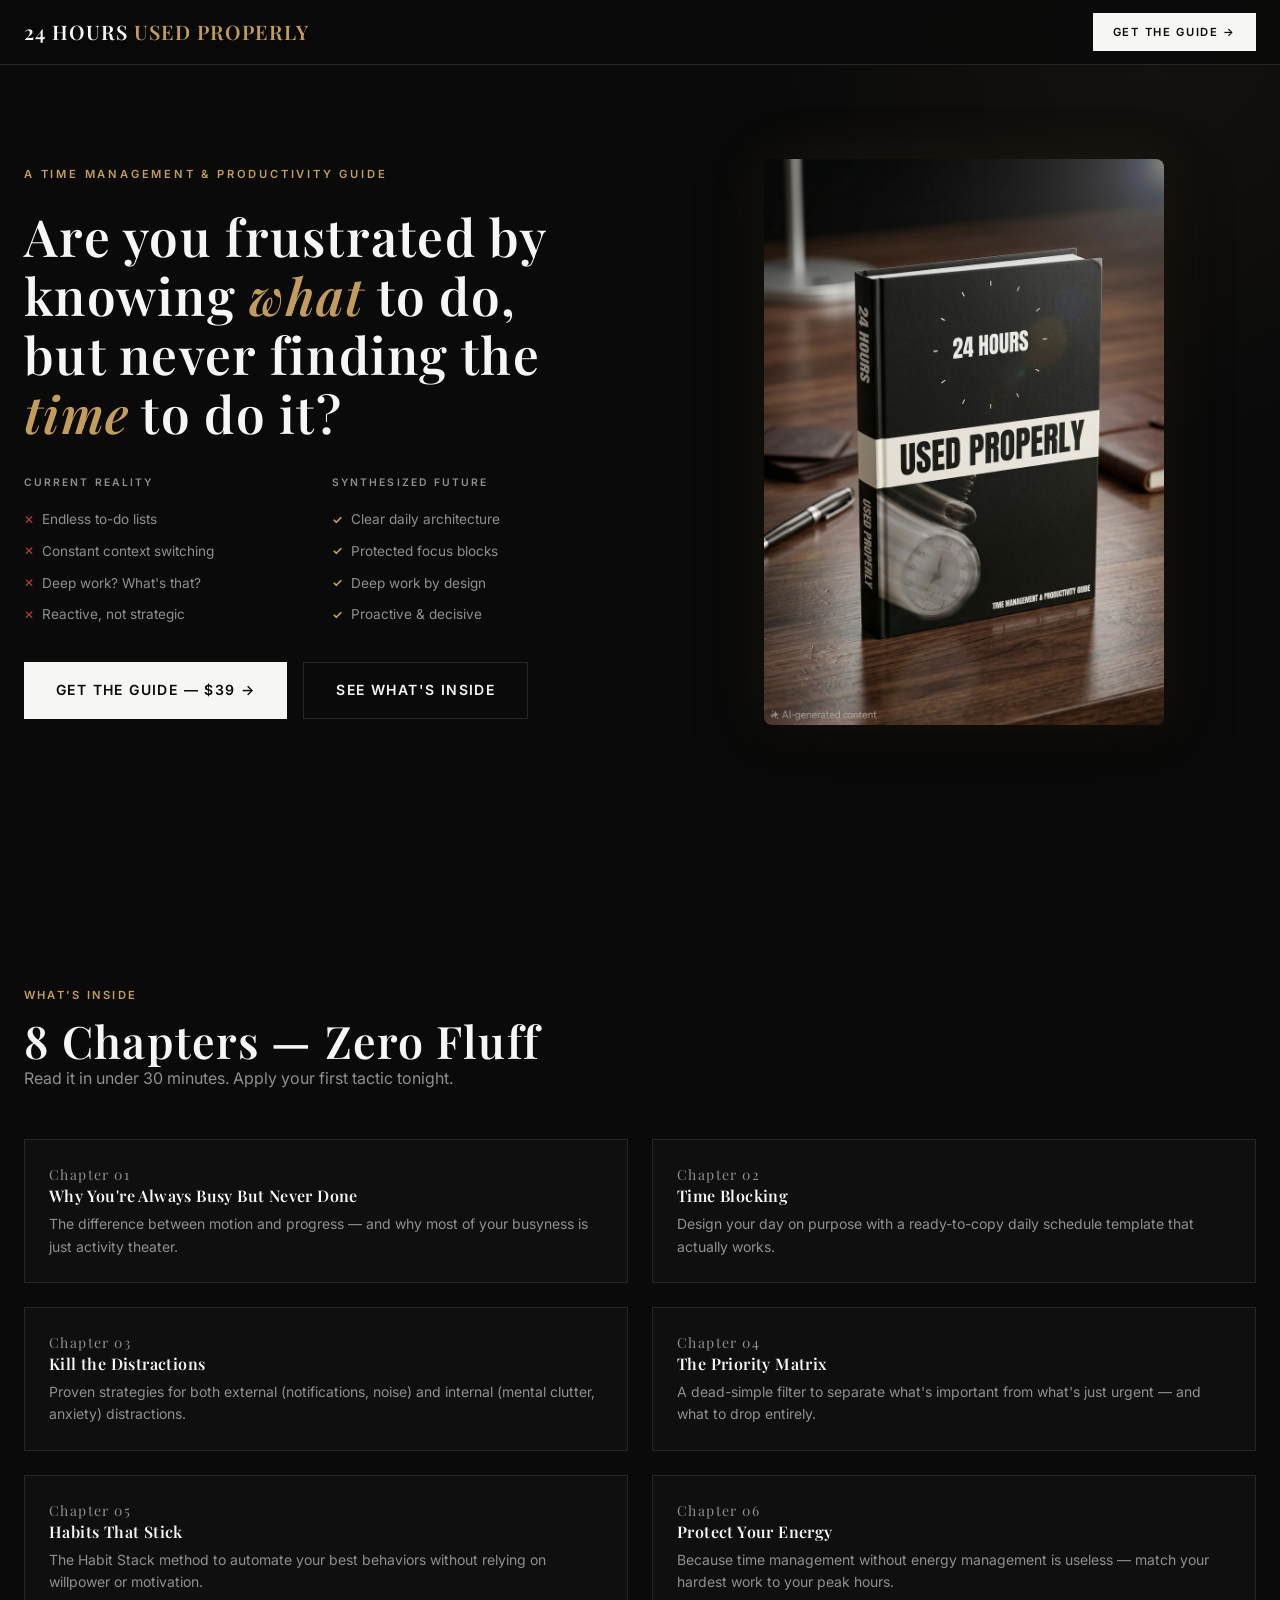
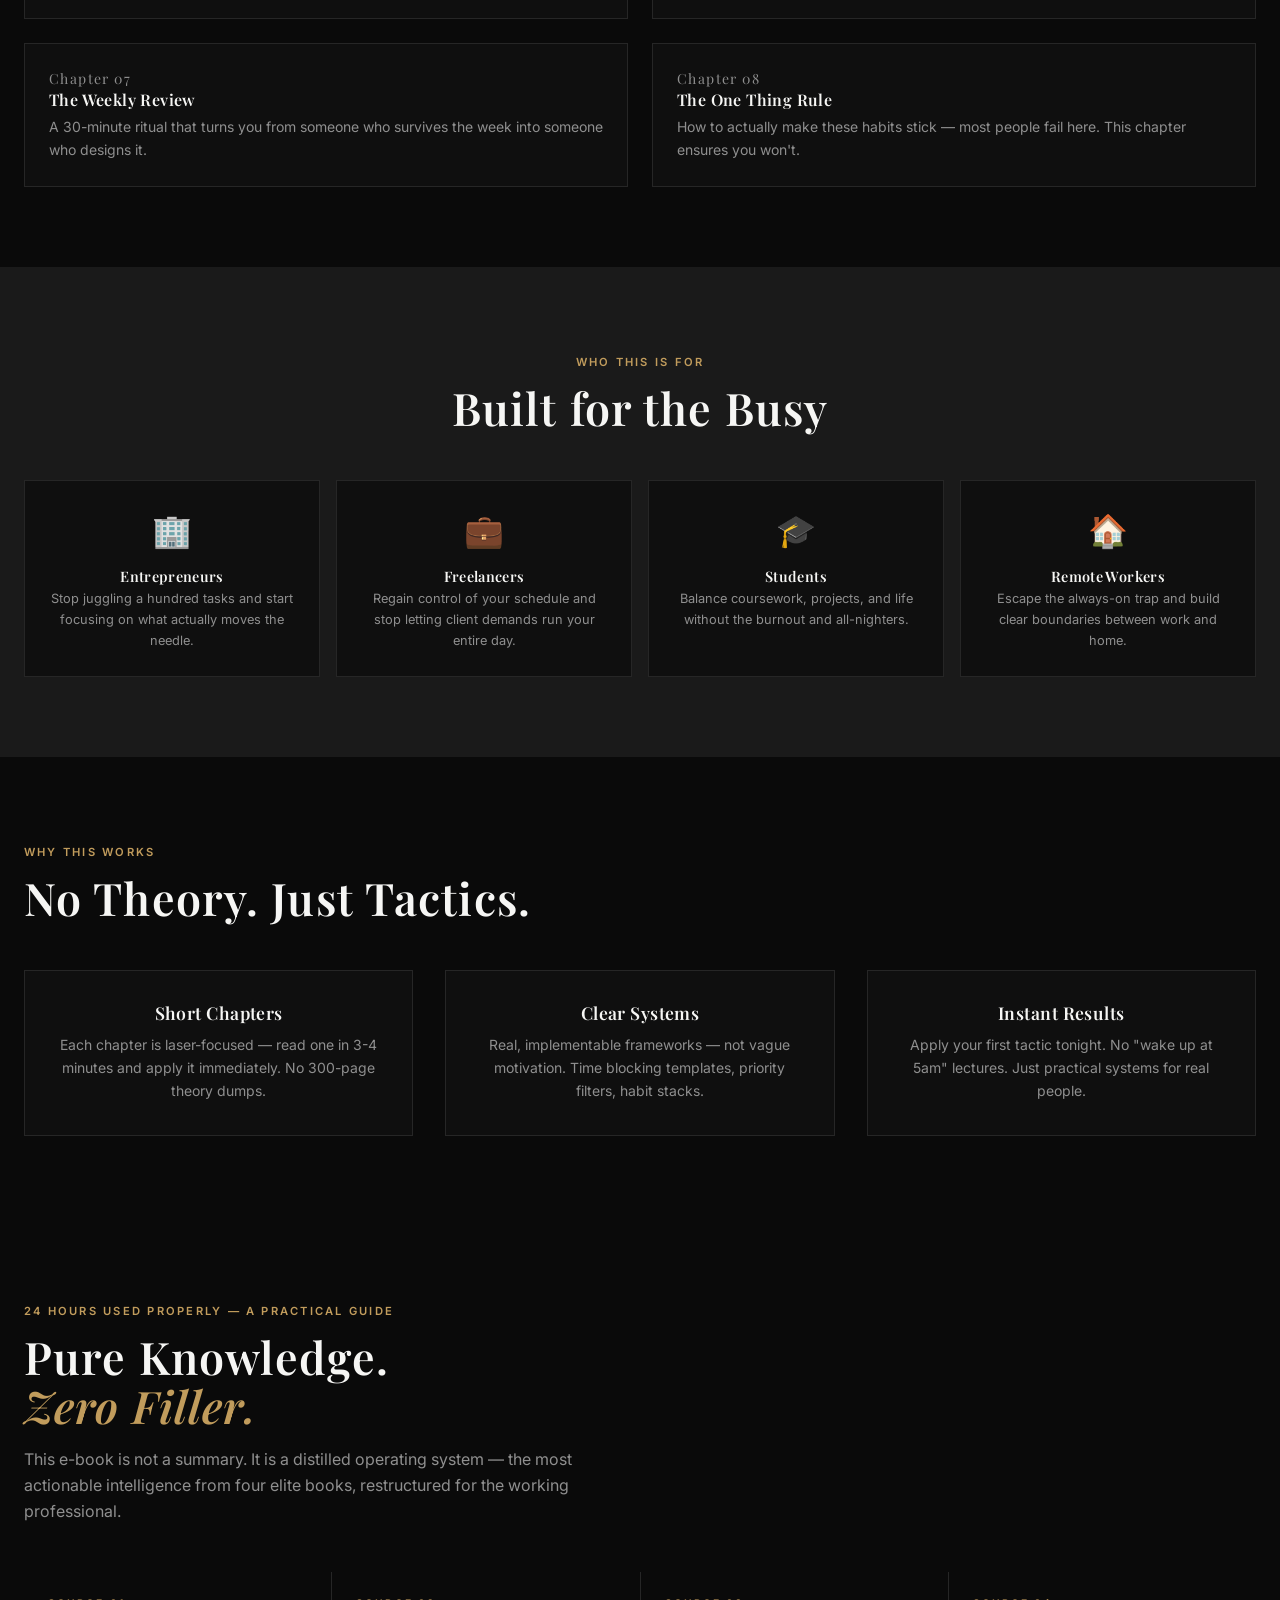
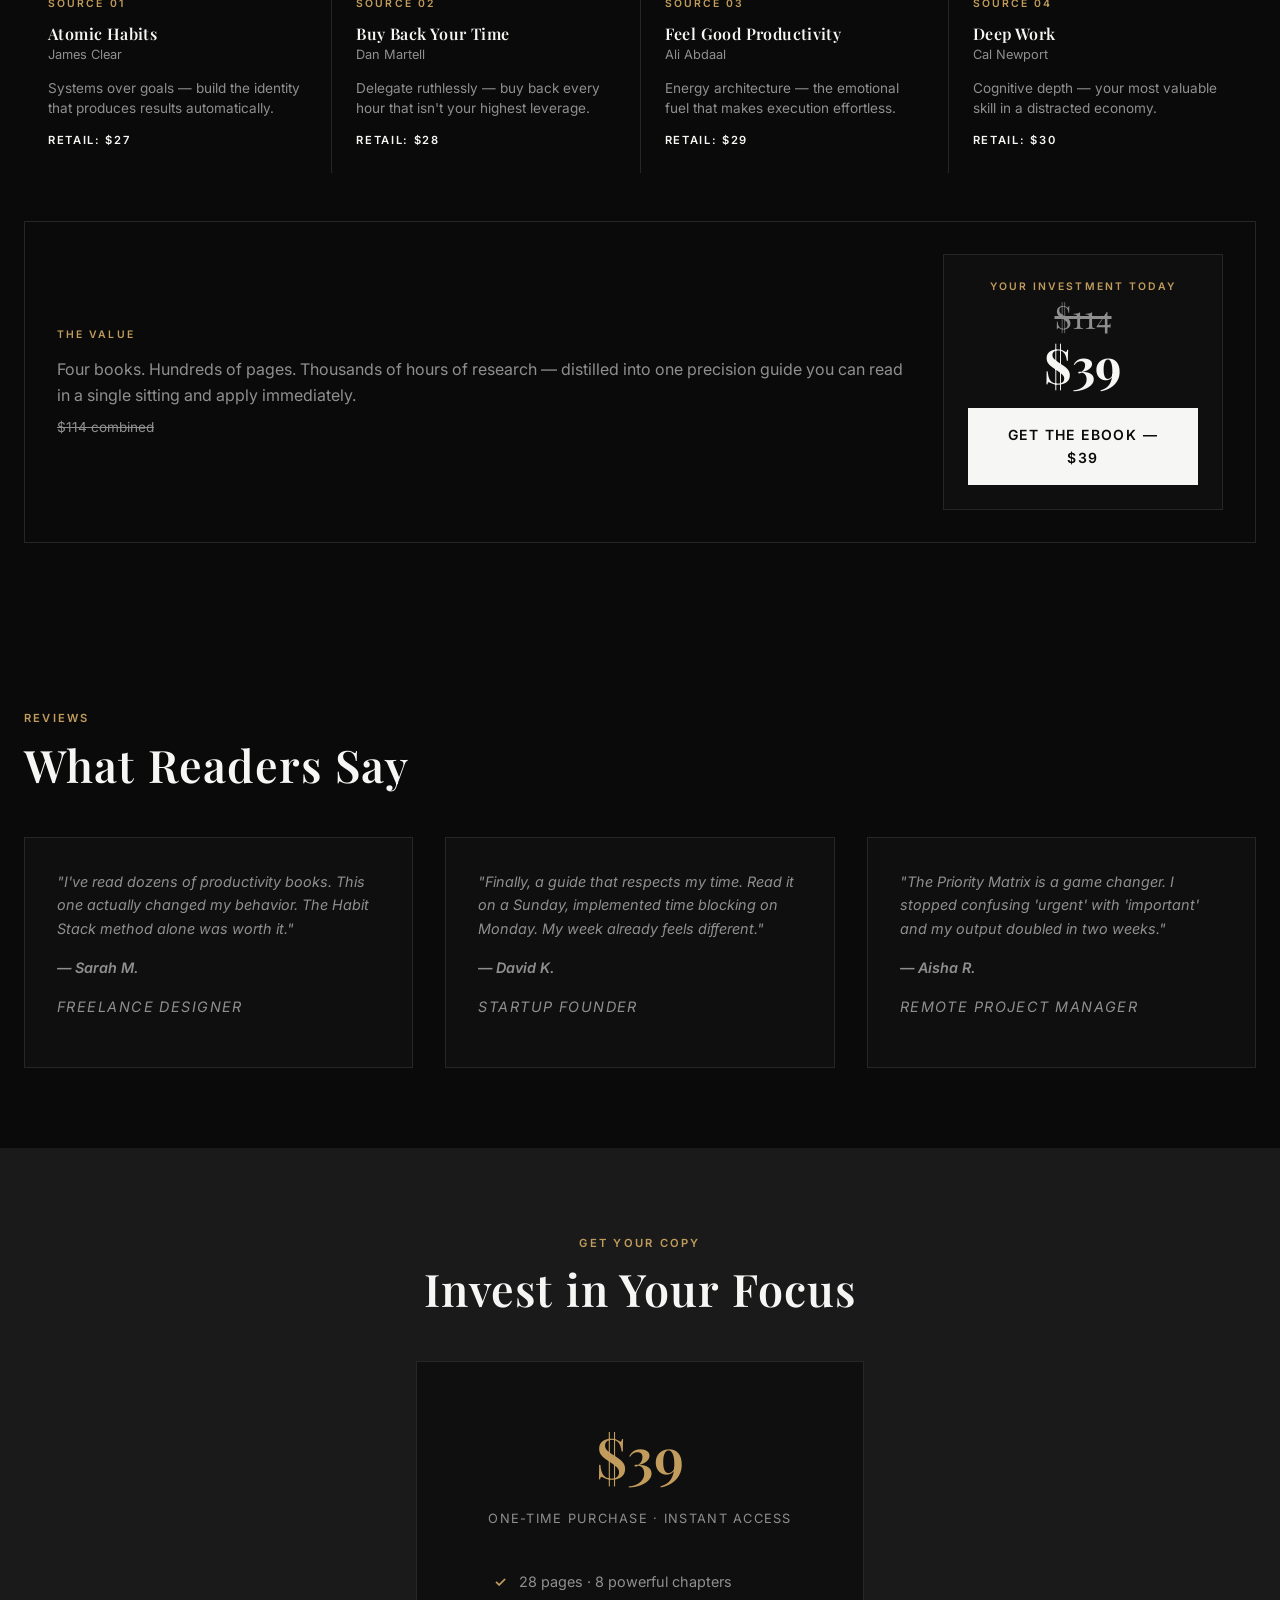
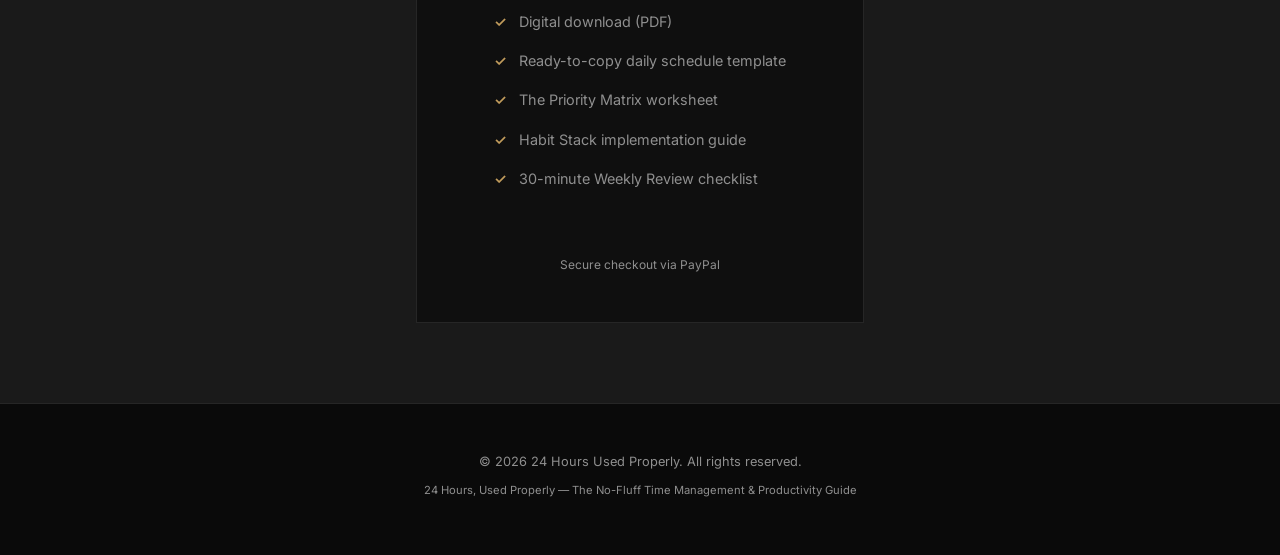
<file: index.html>
<!DOCTYPE html>
<html lang="en">
<head>
  <meta charset="utf-8">
  <meta name="viewport" content="width=device-width, initial-scale=1.0">
  <title>24 Hours, Used Properly — Time Management & Productivity Guide</title>
  <meta name="description" content="Stop being busy. Start being done. A no-fluff productivity ebook with real tactics for time blocking, distraction-killing, energy management, and habit systems.">
  <link rel="preconnect" href="https://fonts.googleapis.com">
  <link rel="preconnect" href="https://fonts.gstatic.com" crossorigin>
  <link href="https://fonts.googleapis.com/css2?family=Inter:wght@400;500;600;700&family=Playfair+Display:ital,wght@0,400;0,600;0,700;1,400&display=swap" rel="stylesheet">
  <link rel="stylesheet" href="styles.css">
</head>
<body>
  <header>
    <div class="container header-inner">
      <a href="#hero" class="logo">24 HOURS<span> USED PROPERLY</span></a>
      <a href="#pricing" class="cta-btn-primary header-cta">Get the Guide →</a>
    </div>
  </header>

  <section class="hero" id="hero">
    <div class="container hero-grid">
      <div class="hero-content">
        <p class="hero-tagline fade-in">A Time Management & Productivity Guide</p>
        <h1 class="fade-in fade-in-delay-1" style="font-size: clamp(2rem, 5vw, 3.2rem); line-height: 1.15;">Are you frustrated by knowing <em style="color: hsl(var(--primary));">what</em> to do, but never finding the <em style="color: hsl(var(--primary));">time</em> to do it?</h1>

        <div class="hero-comparison fade-in fade-in-delay-2">
          <div class="comparison-col">
            <p class="comparison-label">Current Reality</p>
            <ul class="comparison-list comparison-list--bad">
              <li><span class="x-mark">✕</span> Endless to-do lists</li>
              <li><span class="x-mark">✕</span> Constant context switching</li>
              <li><span class="x-mark">✕</span> Deep work? What's that?</li>
              <li><span class="x-mark">✕</span> Reactive, not strategic</li>
            </ul>
          </div>
          <div class="comparison-col">
            <p class="comparison-label">Synthesized Future</p>
            <ul class="comparison-list comparison-list--good">
              <li><span class="check-mark">✓</span> Clear daily architecture</li>
              <li><span class="check-mark">✓</span> Protected focus blocks</li>
              <li><span class="check-mark">✓</span> Deep work by design</li>
              <li><span class="check-mark">✓</span> Proactive &amp; decisive</li>
            </ul>
          </div>
        </div>

        <div class="hero-cta fade-in fade-in-delay-3">
          <a href="#pricing" class="cta-btn-primary">Get the Guide — $39 →</a>
          <a href="#chapters" class="cta-btn-outline">See What's Inside</a>
        </div>
      </div>
      <div class="hero-cover fade-in fade-in-delay-3">
        <img src="Book Cover.png" alt="24 Hours, Used Properly - E-Book Cover">
      </div>
    </div>
  </section>

  <section id="chapters">
    <div class="container">
      <p class="section-label fade-in">What's Inside</p>
      <h2 class="fade-in fade-in-delay-1">8 Chapters — Zero Fluff</h2>
      <p class="fade-in fade-in-delay-2" style="color: hsl(var(--muted-foreground)); max-width: 36rem; margin-bottom: 0;">Read it in under 30 minutes. Apply your first tactic tonight.</p>
      <div class="chapters-grid">
        <div class="chapter-card fade-in">
          <p class="chapter-number">Chapter 01</p>
          <h4>Why You're Always Busy But Never Done</h4>
          <p>The difference between motion and progress — and why most of your busyness is just activity theater.</p>
        </div>
        <div class="chapter-card fade-in fade-in-delay-1">
          <p class="chapter-number">Chapter 02</p>
          <h4>Time Blocking</h4>
          <p>Design your day on purpose with a ready-to-copy daily schedule template that actually works.</p>
        </div>
        <div class="chapter-card fade-in fade-in-delay-2">
          <p class="chapter-number">Chapter 03</p>
          <h4>Kill the Distractions</h4>
          <p>Proven strategies for both external (notifications, noise) and internal (mental clutter, anxiety) distractions.</p>
        </div>
        <div class="chapter-card fade-in fade-in-delay-3">
          <p class="chapter-number">Chapter 04</p>
          <h4>The Priority Matrix</h4>
          <p>A dead-simple filter to separate what's important from what's just urgent — and what to drop entirely.</p>
        </div>
        <div class="chapter-card fade-in">
          <p class="chapter-number">Chapter 05</p>
          <h4>Habits That Stick</h4>
          <p>The Habit Stack method to automate your best behaviors without relying on willpower or motivation.</p>
        </div>
        <div class="chapter-card fade-in fade-in-delay-1">
          <p class="chapter-number">Chapter 06</p>
          <h4>Protect Your Energy</h4>
          <p>Because time management without energy management is useless — match your hardest work to your peak hours.</p>
        </div>
        <div class="chapter-card fade-in fade-in-delay-2">
          <p class="chapter-number">Chapter 07</p>
          <h4>The Weekly Review</h4>
          <p>A 30-minute ritual that turns you from someone who survives the week into someone who designs it.</p>
        </div>
        <div class="chapter-card fade-in fade-in-delay-3">
          <p class="chapter-number">Chapter 08</p>
          <h4>The One Thing Rule</h4>
          <p>How to actually make these habits stick — most people fail here. This chapter ensures you won't.</p>
        </div>
      </div>
    </div>
  </section>

  <section class="testimonial-section" style="background: hsl(var(--secondary));">
    <div class="container">
      <p class="section-label fade-in">Who This Is For</p>
      <h2 class="fade-in fade-in-delay-1">Built for the Busy</h2>
      <div class="audience-grid">
        <div class="audience-card fade-in">
          <div class="audience-icon">🏢</div>
          <h4>Entrepreneurs</h4>
          <p>Stop juggling a hundred tasks and start focusing on what actually moves the needle.</p>
        </div>
        <div class="audience-card fade-in fade-in-delay-1">
          <div class="audience-icon">💼</div>
          <h4>Freelancers</h4>
          <p>Regain control of your schedule and stop letting client demands run your entire day.</p>
        </div>
        <div class="audience-card fade-in fade-in-delay-2">
          <div class="audience-icon">🎓</div>
          <h4>Students</h4>
          <p>Balance coursework, projects, and life without the burnout and all-nighters.</p>
        </div>
        <div class="audience-card fade-in fade-in-delay-3">
          <div class="audience-icon">🏠</div>
          <h4>Remote Workers</h4>
          <p>Escape the always-on trap and build clear boundaries between work and home.</p>
        </div>
      </div>
    </div>
  </section>

  <section>
    <div class="container">
      <p class="section-label fade-in">Why This Works</p>
      <h2 class="fade-in fade-in-delay-1">No Theory. Just Tactics.</h2>
      <div class="why-grid">
        <div class="why-card fade-in">
          <h4>Short Chapters</h4>
          <p>Each chapter is laser-focused — read one in 3-4 minutes and apply it immediately. No 300-page theory dumps.</p>
        </div>
        <div class="why-card fade-in fade-in-delay-1">
          <h4>Clear Systems</h4>
          <p>Real, implementable frameworks — not vague motivation. Time blocking templates, priority filters, habit stacks.</p>
        </div>
        <div class="why-card fade-in fade-in-delay-2">
          <h4>Instant Results</h4>
          <p>Apply your first tactic tonight. No "wake up at 5am" lectures. Just practical systems for real people.</p>
        </div>
      </div>
    </div>
  </section>

  <section style="background: hsl(var(--background));">
    <div class="container">
      <p class="section-label fade-in">24 Hours Used Properly — A Practical Guide</p>
      <h2 class="fade-in fade-in-delay-1" style="margin-bottom: 1rem;">Pure Knowledge.<br><em style="color: hsl(var(--primary));">Zero Filler.</em></h2>
      <p class="fade-in fade-in-delay-2" style="color: hsl(var(--muted-foreground)); max-width: 36rem; margin-bottom: 3rem;">This e-book is not a summary. It is a distilled operating system — the most actionable intelligence from four elite books, restructured for the working professional.</p>

      <div class="sources-grid fade-in fade-in-delay-3">
        <div class="source-card">
          <p class="source-label">SOURCE 01</p>
          <h4>Atomic Habits</h4>
          <p class="source-author">James Clear</p>
          <p class="source-desc">Systems over goals — build the identity that produces results automatically.</p>
          <p class="source-retail">RETAIL: $27</p>
        </div>
        <div class="source-card">
          <p class="source-label">SOURCE 02</p>
          <h4>Buy Back Your Time</h4>
          <p class="source-author">Dan Martell</p>
          <p class="source-desc">Delegate ruthlessly — buy back every hour that isn't your highest leverage.</p>
          <p class="source-retail">RETAIL: $28</p>
        </div>
        <div class="source-card">
          <p class="source-label">SOURCE 03</p>
          <h4>Feel Good Productivity</h4>
          <p class="source-author">Ali Abdaal</p>
          <p class="source-desc">Energy architecture — the emotional fuel that makes execution effortless.</p>
          <p class="source-retail">RETAIL: $29</p>
        </div>
        <div class="source-card">
          <p class="source-label">SOURCE 04</p>
          <h4>Deep Work</h4>
          <p class="source-author">Cal Newport</p>
          <p class="source-desc">Cognitive depth — your most valuable skill in a distracted economy.</p>
          <p class="source-retail">RETAIL: $30</p>
        </div>
      </div>

      <div class="value-section fade-in">
        <div class="value-text">
          <p class="source-label">THE VALUE</p>
          <p style="color: hsl(var(--muted-foreground)); margin-bottom: 0.5rem;">Four books. Hundreds of pages. Thousands of hours of research — distilled into one precision guide you can read in a single sitting and apply immediately.</p>
          <p class="value-strikethrough">$114 combined</p>
        </div>
        <div class="value-price-box">
          <p class="source-label" style="margin-bottom: 0.25rem;">YOUR INVESTMENT TODAY</p>
          <div class="value-combined">$114</div>
          <div class="value-investment">$39</div>
          <a href="#pricing" class="cta-btn-primary" style="width: 100%;">GET THE EBOOK — $39</a>
        </div>
      </div>
    </div>
  </section>

  <section>
    <div class="container">
      <p class="section-label fade-in">Reviews</p>
      <h2 class="fade-in fade-in-delay-1">What Readers Say</h2>
      <div class="testimonial-grid">
        <div class="testimonial-card fade-in">
          <p>"I've read dozens of productivity books. This one actually changed my behavior. The Habit Stack method alone was worth it."</p>
          <p class="testimonial-author">— Sarah M.</p>
          <p class="testimonial-role">Freelance Designer</p>
        </div>
        <div class="testimonial-card fade-in fade-in-delay-1">
          <p>"Finally, a guide that respects my time. Read it on a Sunday, implemented time blocking on Monday. My week already feels different."</p>
          <p class="testimonial-author">— David K.</p>
          <p class="testimonial-role">Startup Founder</p>
        </div>
        <div class="testimonial-card fade-in fade-in-delay-2">
          <p>"The Priority Matrix is a game changer. I stopped confusing 'urgent' with 'important' and my output doubled in two weeks."</p>
          <p class="testimonial-author">— Aisha R.</p>
          <p class="testimonial-role">Remote Project Manager</p>
        </div>
      </div>
    </div>
  </section>

  <section class="pricing-section" id="pricing">
    <div class="container">
      <p class="section-label fade-in">Get Your Copy</p>
      <h2 class="fade-in fade-in-delay-1">Invest in Your Focus</h2>
      <div class="pricing-card gold-glow fade-in fade-in-delay-2">
        <div class="pricing-price">$39</div>
        <p class="pricing-label">One-Time Purchase · Instant Access</p>
        <ul class="pricing-features">
          <li>28 pages · 8 powerful chapters</li>
          <li>Digital download (PDF)</li>
          <li>Ready-to-copy daily schedule template</li>
          <li>The Priority Matrix worksheet</li>
          <li>Habit Stack implementation guide</li>
          <li>30-minute Weekly Review checklist</li>
        </ul>
        <div id="paypal-button-container"></div>
        <p style="font-size: 0.75rem; color: hsl(var(--muted-foreground)); margin-top: 1rem; margin-bottom: 0;">Secure checkout via PayPal</p>
      </div>
    </div>
  </section>

  <footer>
    <div class="container">
      <p>&copy; 2026 24 Hours Used Properly. All rights reserved.</p>
      <p style="font-size: 0.7rem;">24 Hours, Used Properly — The No-Fluff Time Management &amp; Productivity Guide</p>
    </div>
  </footer>

  <script src="https://www.paypal.com/sdk/js?client-id=AV6dtk9KR7oe9-wrLM9cUpcRpP_B0--sJ0kLW8qoKwj5EM5FeBRLTuisOX4-j1NmNdVYHU4rbHzYDg3e&currency=USD"></script>
  <script src="script.js"></script>
</body>
</html>
</file>
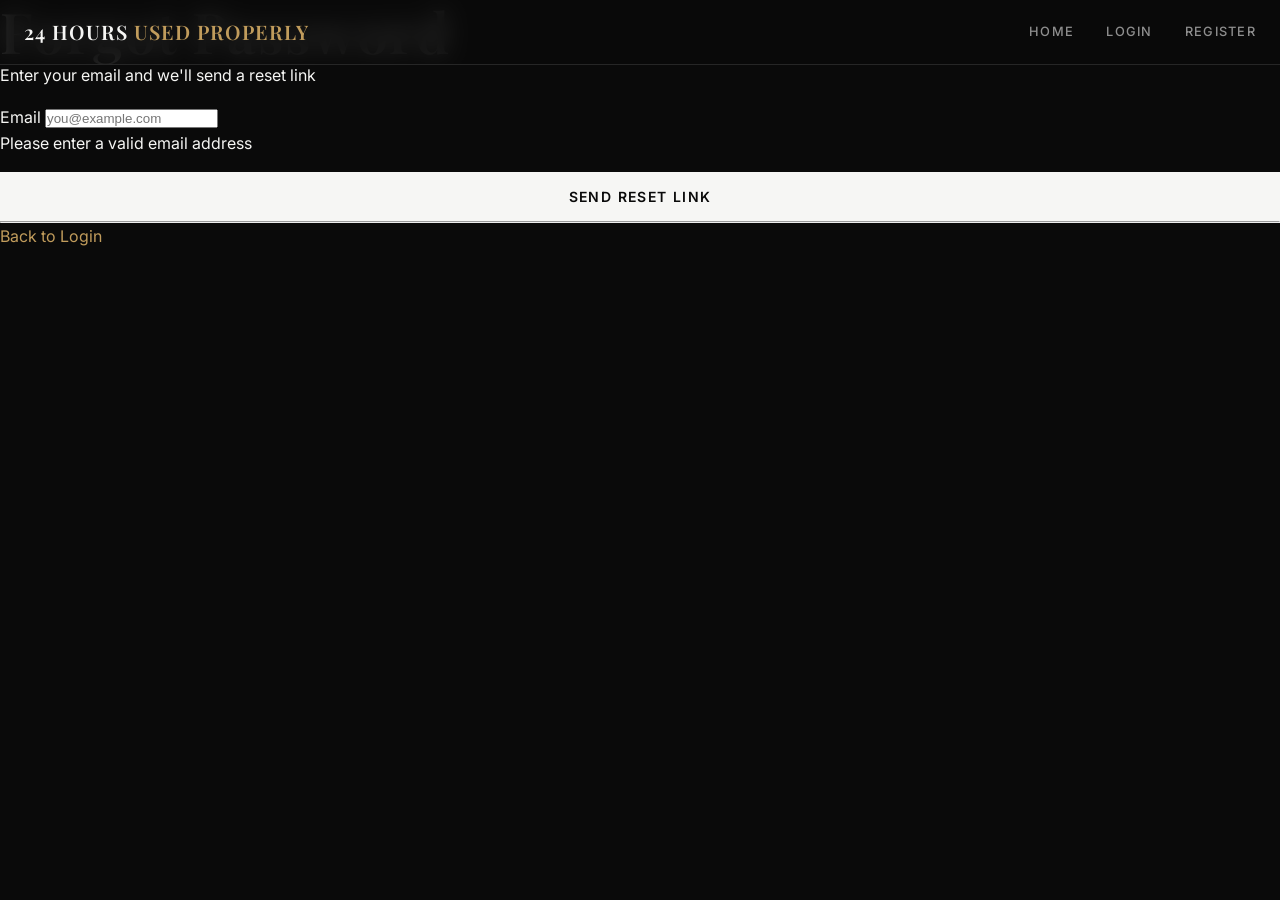
<file: forgot-password.html>
<!DOCTYPE html>
<html lang="en">
<head>
  <meta charset="utf-8">
  <meta name="viewport" content="width=device-width, initial-scale=1.0">
  <title>Forgot Password — 24 Hours Used Properly</title>
  <meta name="description" content="Reset your password on 24 Hours Used Properly to regain access to your account.">
  <link rel="preconnect" href="https://fonts.googleapis.com">
  <link rel="preconnect" href="https://fonts.gstatic.com" crossorigin>
  <link href="https://fonts.googleapis.com/css2?family=Inter:wght@400;500;600;700&family=Playfair+Display:wght@400;600;700&display=swap" rel="stylesheet">
  <link rel="stylesheet" href="styles.css">
</head>
<body>
  <header>
    <div class="container header-inner">
      <a href="index.html" class="logo">24 HOURS<span> USED PROPERLY</span></a>
      <button class="mobile-toggle" id="mobile-toggle" aria-label="Toggle menu">☰</button>
      <nav>
        <a href="index.html">Home</a>
        <a href="login.html">Login</a>
        <a href="register.html">Register</a>
      </nav>
    </div>
  </header>

  <main class="auth-page">
    <div class="auth-card fade-in">
      <h1>Forgot Password</h1>
      <p class="auth-subtitle">Enter your email and we'll send a reset link</p>
      <form id="forgot-form" novalidate>
        <div class="form-group">
          <label for="email">Email</label>
          <input type="email" id="email" placeholder="you@example.com" required>
          <p class="error-text">Please enter a valid email address</p>
        </div>
        <button type="submit" class="cta-btn-primary" style="width: 100%;">Send Reset Link</button>
      </form>
      <hr class="form-divider">
      <p class="form-footer">
        <a href="login.html">Back to Login</a>
      </p>
    </div>
  </main>

  <script src="script.js"></script>
</body>
</html>
</file>
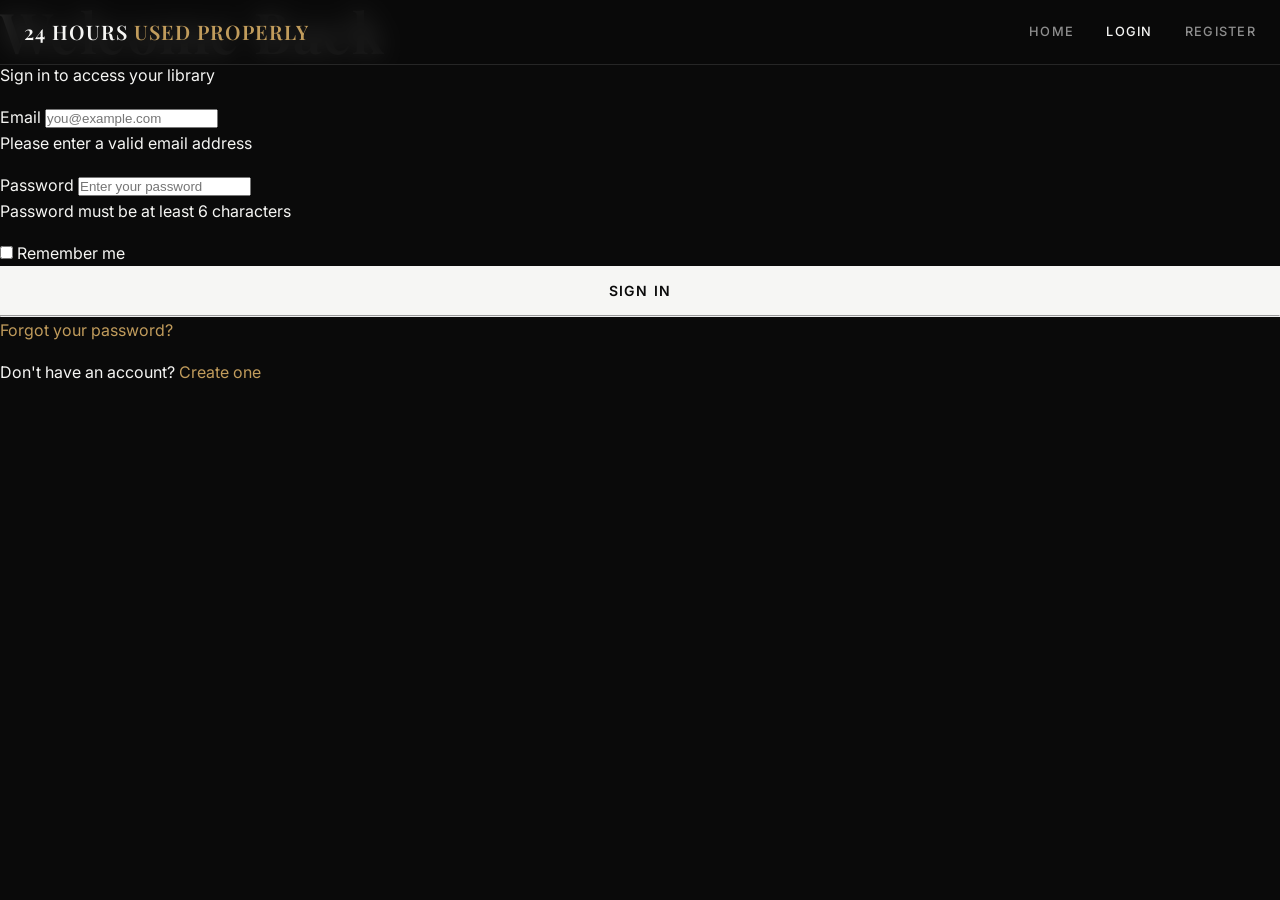
<file: login.html>
<!DOCTYPE html>
<html lang="en">
<head>
  <meta charset="utf-8">
  <meta name="viewport" content="width=device-width, initial-scale=1.0">
  <title>Login — 24 Hours Used Properly</title>
  <meta name="description" content="Login to 24 Hours Used Properly to access your purchased e-books and resources.">
  <link rel="preconnect" href="https://fonts.googleapis.com">
  <link rel="preconnect" href="https://fonts.gstatic.com" crossorigin>
  <link href="https://fonts.googleapis.com/css2?family=Inter:wght@400;500;600;700&family=Playfair+Display:wght@400;600;700&display=swap" rel="stylesheet">
  <link rel="stylesheet" href="styles.css">
</head>
<body>
  <header>
    <div class="container header-inner">
      <a href="index.html" class="logo">24 HOURS<span> USED PROPERLY</span></a>
      <button class="mobile-toggle" id="mobile-toggle" aria-label="Toggle menu">☰</button>
      <nav>
        <a href="index.html">Home</a>
        <a href="login.html">Login</a>
        <a href="register.html">Register</a>
      </nav>
    </div>
  </header>

  <main class="auth-page">
    <div class="auth-card fade-in">
      <h1>Welcome Back</h1>
      <p class="auth-subtitle">Sign in to access your library</p>
      <form id="login-form" novalidate>
        <div class="form-group">
          <label for="email">Email</label>
          <input type="email" id="email" placeholder="you@example.com" required>
          <p class="error-text">Please enter a valid email address</p>
        </div>
        <div class="form-group">
          <label for="password">Password</label>
          <input type="password" id="password" placeholder="Enter your password" required minlength="6">
          <p class="error-text">Password must be at least 6 characters</p>
        </div>
        <div class="form-checkbox">
          <input type="checkbox" id="remember">
          <label for="remember">Remember me</label>
        </div>
        <button type="submit" class="cta-btn-primary" style="width: 100%;">Sign In</button>
      </form>
      <hr class="form-divider">
      <p class="form-footer">
        <a href="forgot-password.html">Forgot your password?</a>
      </p>
      <p class="form-footer">
        Don't have an account? <a href="register.html">Create one</a>
      </p>
    </div>
  </main>

  <script src="script.js"></script>
</body>
</html>
</file>
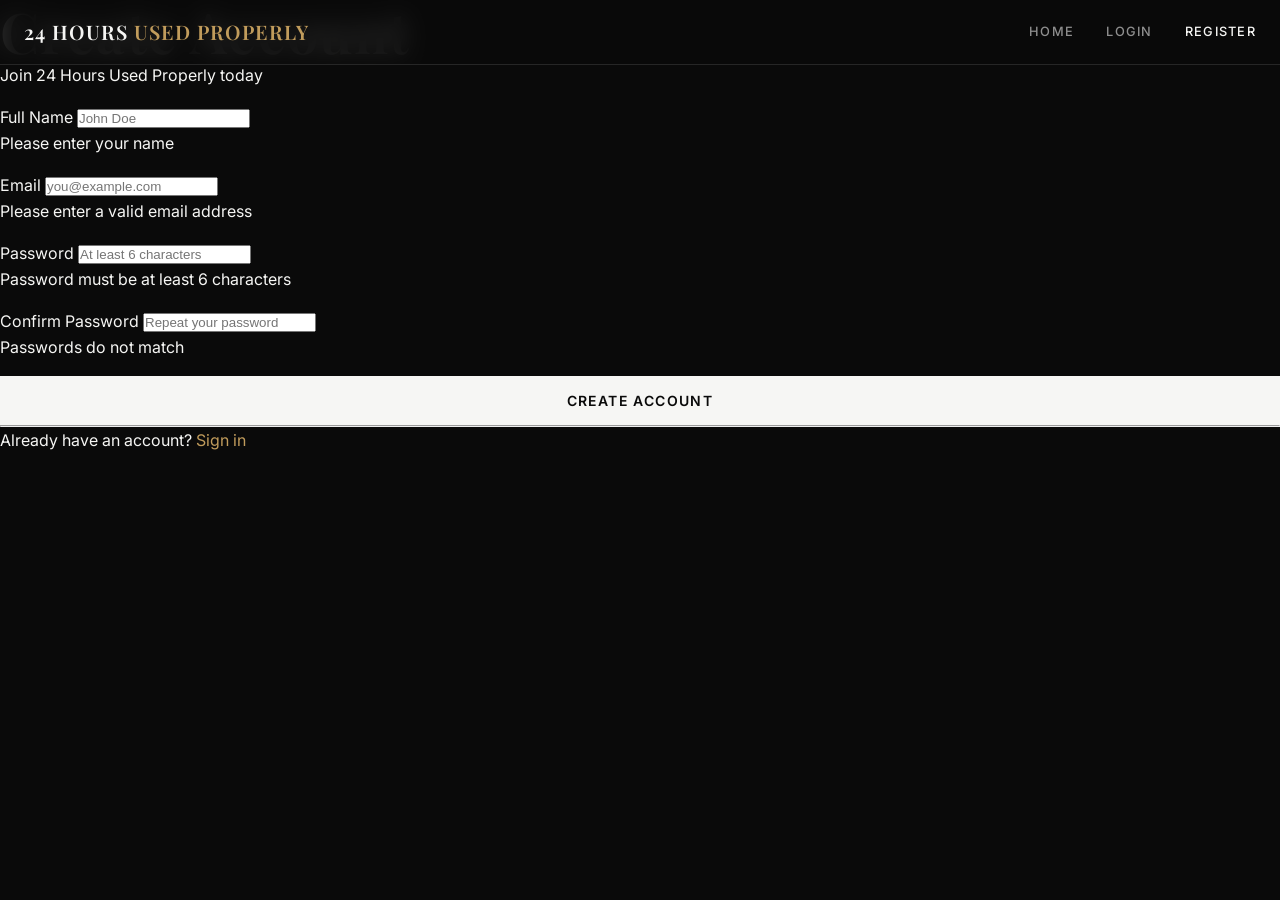
<file: register.html>
<!DOCTYPE html>
<html lang="en">
<head>
  <meta charset="utf-8">
  <meta name="viewport" content="width=device-width, initial-scale=1.0">
  <title>Register — 24 Hours Used Properly</title>
  <meta name="description" content="Create an account on 24 Hours Used Properly and get instant access to your purchased e-books.">
  <link rel="preconnect" href="https://fonts.googleapis.com">
  <link rel="preconnect" href="https://fonts.gstatic.com" crossorigin>
  <link href="https://fonts.googleapis.com/css2?family=Inter:wght@400;500;600;700&family=Playfair+Display:wght@400;600;700&display=swap" rel="stylesheet">
  <link rel="stylesheet" href="styles.css">
</head>
<body>
  <header>
    <div class="container header-inner">
      <a href="index.html" class="logo">24 HOURS<span> USED PROPERLY</span></a>
      <button class="mobile-toggle" id="mobile-toggle" aria-label="Toggle menu">☰</button>
      <nav>
        <a href="index.html">Home</a>
        <a href="login.html">Login</a>
        <a href="register.html">Register</a>
      </nav>
    </div>
  </header>

  <main class="auth-page">
    <div class="auth-card fade-in">
      <h1>Create Account</h1>
      <p class="auth-subtitle">Join 24 Hours Used Properly today</p>
      <form id="register-form" novalidate>
        <div class="form-group">
          <label for="name">Full Name</label>
          <input type="text" id="name" placeholder="John Doe" required>
          <p class="error-text">Please enter your name</p>
        </div>
        <div class="form-group">
          <label for="email">Email</label>
          <input type="email" id="email" placeholder="you@example.com" required>
          <p class="error-text">Please enter a valid email address</p>
        </div>
        <div class="form-group">
          <label for="password">Password</label>
          <input type="password" id="password" placeholder="At least 6 characters" required minlength="6">
          <p class="error-text">Password must be at least 6 characters</p>
        </div>
        <div class="form-group">
          <label for="confirm-password">Confirm Password</label>
          <input type="password" id="confirm-password" placeholder="Repeat your password" required>
          <p class="error-text">Passwords do not match</p>
        </div>
        <button type="submit" class="cta-btn-primary" style="width: 100%;">Create Account</button>
      </form>
      <hr class="form-divider">
      <p class="form-footer">
        Already have an account? <a href="login.html">Sign in</a>
      </p>
    </div>
  </main>

  <script src="script.js"></script>
</body>
</html>
</file>
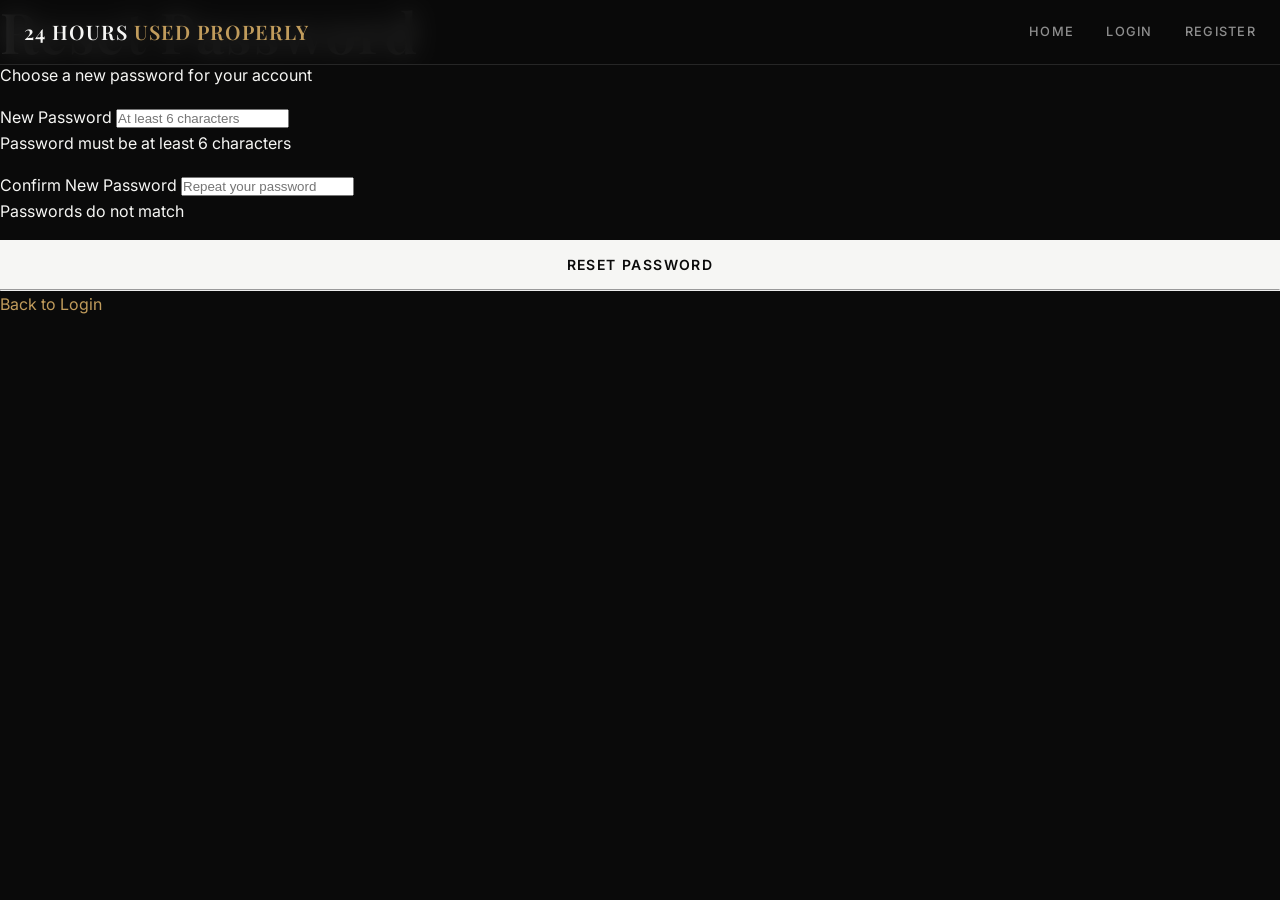
<file: reset-password.html>
<!DOCTYPE html>
<html lang="en">
<head>
  <meta charset="utf-8">
  <meta name="viewport" content="width=device-width, initial-scale=1.0">
  <title>Reset Password — 24 Hours Used Properly</title>
  <meta name="description" content="Set a new password for your 24 Hours Used Properly account.">
  <link rel="preconnect" href="https://fonts.googleapis.com">
  <link rel="preconnect" href="https://fonts.gstatic.com" crossorigin>
  <link href="https://fonts.googleapis.com/css2?family=Inter:wght@400;500;600;700&family=Playfair+Display:wght@400;600;700&display=swap" rel="stylesheet">
  <link rel="stylesheet" href="styles.css">
</head>
<body>
  <header>
    <div class="container header-inner">
      <a href="index.html" class="logo">24 HOURS<span> USED PROPERLY</span></a>
      <button class="mobile-toggle" id="mobile-toggle" aria-label="Toggle menu">☰</button>
      <nav>
        <a href="index.html">Home</a>
        <a href="login.html">Login</a>
        <a href="register.html">Register</a>
      </nav>
    </div>
  </header>

  <main class="auth-page">
    <div class="auth-card fade-in">
      <h1>Reset Password</h1>
      <p class="auth-subtitle">Choose a new password for your account</p>
      <form id="reset-form" novalidate>
        <div class="form-group">
          <label for="password">New Password</label>
          <input type="password" id="password" placeholder="At least 6 characters" required minlength="6">
          <p class="error-text">Password must be at least 6 characters</p>
        </div>
        <div class="form-group">
          <label for="confirm-password">Confirm New Password</label>
          <input type="password" id="confirm-password" placeholder="Repeat your password" required>
          <p class="error-text">Passwords do not match</p>
        </div>
        <button type="submit" class="cta-btn-primary" style="width: 100%;">Reset Password</button>
      </form>
      <hr class="form-divider">
      <p class="form-footer">
        <a href="login.html">Back to Login</a>
      </p>
    </div>
  </main>

  <script src="script.js"></script>
</body>
</html>
</file>
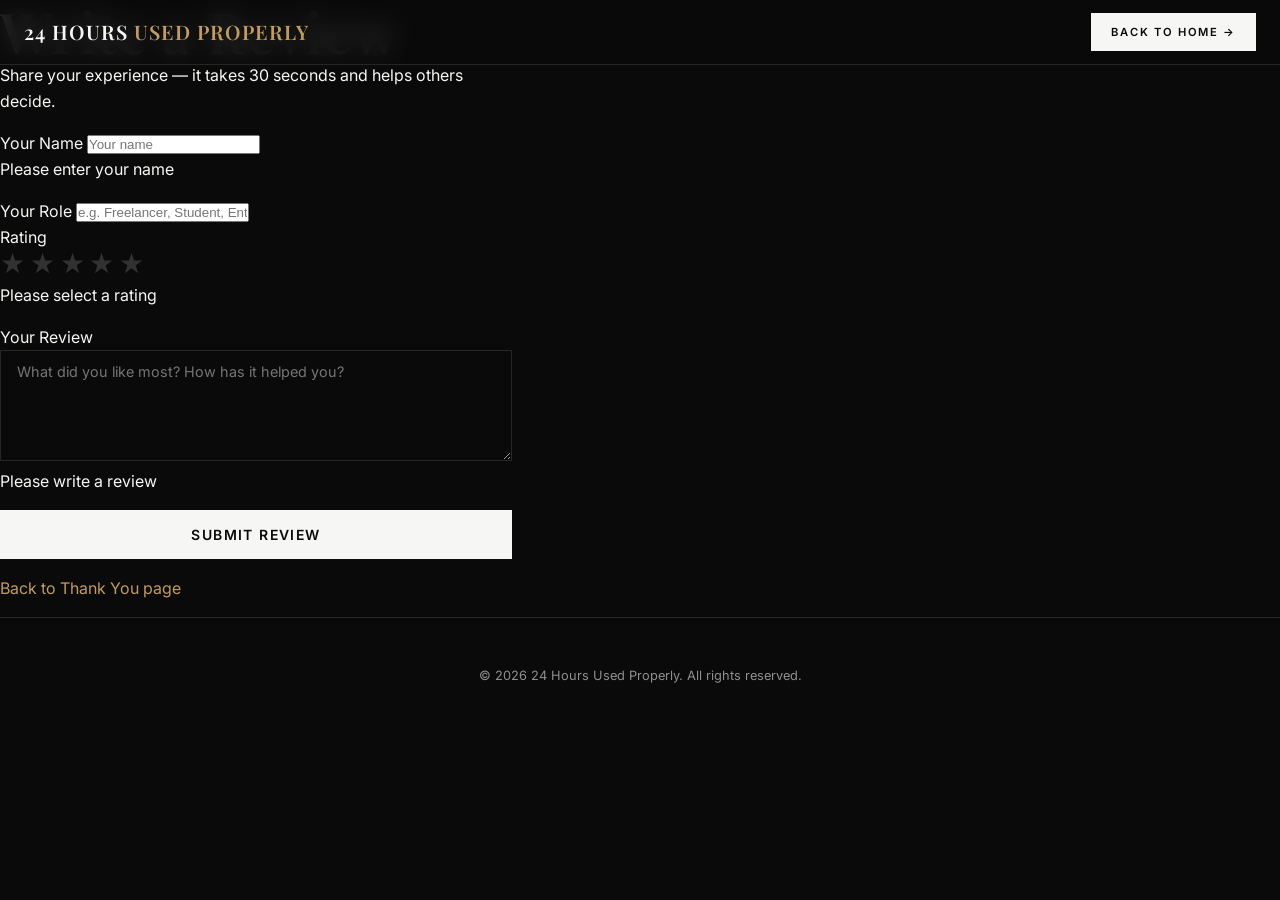
<file: review.html>
<!DOCTYPE html>
<html lang="en">
<head>
  <meta charset="utf-8">
  <meta name="viewport" content="width=device-width, initial-scale=1.0">
  <title>Write a Review — 24 Hours Used Properly</title>
  <meta name="description" content="Share your experience with 24 Hours Used Properly — the no-fluff time management guide.">
  <link rel="preconnect" href="https://fonts.googleapis.com">
  <link rel="preconnect" href="https://fonts.gstatic.com" crossorigin>
  <link href="https://fonts.googleapis.com/css2?family=Inter:wght@400;500;600;700&family=Playfair+Display:ital,wght@0,400;0,600;0,700;1,400&display=swap" rel="stylesheet">
  <link rel="stylesheet" href="styles.css">
</head>
<body>
  <header>
    <div class="container header-inner">
      <a href="index.html" class="logo">24 HOURS<span> USED PROPERLY</span></a>
      <a href="index.html" class="cta-btn-primary header-cta">Back to Home →</a>
    </div>
  </header>

  <main class="auth-page">
    <div class="auth-card fade-in" style="max-width: 32rem;">
      <h1>Write a Review</h1>
      <p class="auth-subtitle">Share your experience — it takes 30 seconds and helps others decide.</p>

      <form id="review-form" action="https://formspree.io/f/mnqewwqo" method="POST">
        <div class="form-group">
          <label>Your Name</label>
          <input type="text" name="name" placeholder="Your name" required>
          <p class="error-text">Please enter your name</p>
        </div>

        <div class="form-group">
          <label>Your Role</label>
          <input type="text" name="role" placeholder="e.g. Freelancer, Student, Entrepreneur">
        </div>

        <div class="form-group">
          <label>Rating</label>
          <div class="star-rating" id="star-rating">
            <button type="button" class="star" data-value="1">★</button>
            <button type="button" class="star" data-value="2">★</button>
            <button type="button" class="star" data-value="3">★</button>
            <button type="button" class="star" data-value="4">★</button>
            <button type="button" class="star" data-value="5">★</button>
          </div>
          <input type="hidden" name="rating" id="rating-value" value="">
          <p class="error-text" id="rating-error">Please select a rating</p>
        </div>

        <div class="form-group">
          <label>Your Review</label>
          <textarea name="review" rows="5" placeholder="What did you like most? How has it helped you?" required style="width: 100%; padding: 0.75rem 1rem; font-family: var(--font-body); font-size: 0.9rem; color: hsl(var(--foreground)); background: transparent; border: 1px solid hsl(var(--input)); outline: none; resize: vertical; transition: border-color 0.3s ease, box-shadow 0.3s ease;"></textarea>
          <p class="error-text">Please write a review</p>
        </div>

        <button type="submit" class="cta-btn-primary" style="width: 100%;">Submit Review</button>
      </form>

      <p class="form-footer" style="margin-top: 1rem;">
        <a href="thank-you.html">Back to Thank You page</a>
      </p>
    </div>
  </main>

  <footer>
    <div class="container">
      <p>&copy; 2026 24 Hours Used Properly. All rights reserved.</p>
    </div>
  </footer>

  <script>
    document.addEventListener('DOMContentLoaded', function () {
      var stars = document.querySelectorAll('.star');
      var ratingInput = document.getElementById('rating-value');
      var ratingError = document.getElementById('rating-error');
      var form = document.getElementById('review-form');

      stars.forEach(function (star) {
        star.addEventListener('click', function () {
          var value = this.getAttribute('data-value');
          ratingInput.value = value;
          ratingError.style.display = 'none';
          stars.forEach(function (s) {
            s.classList.toggle('active', parseInt(s.getAttribute('data-value')) <= parseInt(value));
          });
        });

        star.addEventListener('mouseenter', function () {
          var value = parseInt(this.getAttribute('data-value'));
          stars.forEach(function (s) {
            s.classList.toggle('hover', parseInt(s.getAttribute('data-value')) <= value);
          });
        });

        star.addEventListener('mouseleave', function () {
          stars.forEach(function (s) {
            s.classList.remove('hover');
          });
        });
      });

      form.addEventListener('submit', function (e) {
        if (!ratingInput.value) {
          e.preventDefault();
          ratingError.style.display = 'block';
          return;
        }
      });

      var textarea = document.querySelector('textarea');
      if (textarea) {
        textarea.addEventListener('focus', function () {
          this.style.borderColor = 'hsl(38 45% 56%)';
          this.style.boxShadow = '0 0 0 1px hsl(38 45% 56%)';
        });
        textarea.addEventListener('blur', function () {
          this.style.borderColor = '';
          this.style.boxShadow = '';
        });
      }
    });
  </script>
</body>
</html>
</file>
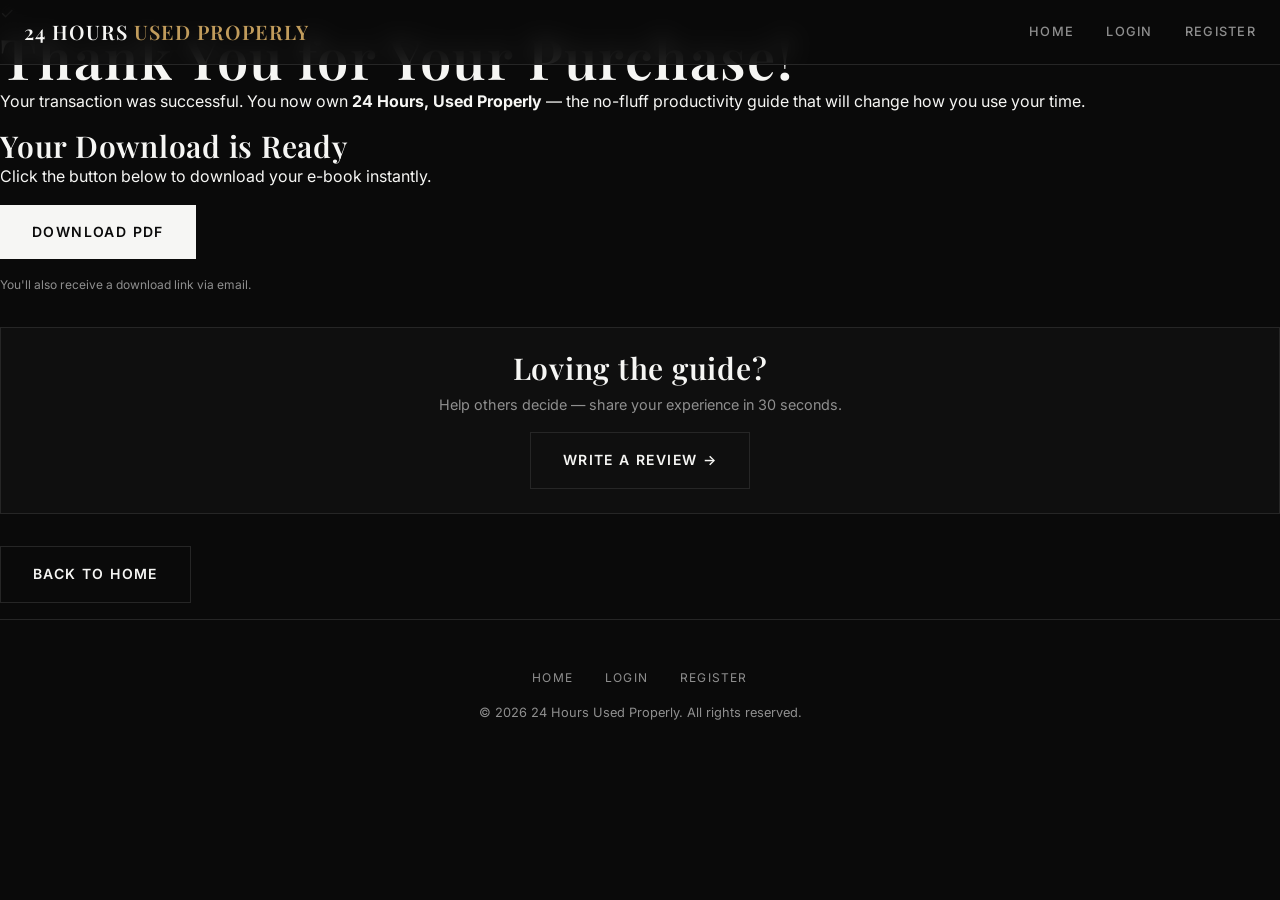
<file: thank-you.html>
<!DOCTYPE html>
<html lang="en">
<head>
  <meta charset="utf-8">
  <meta name="viewport" content="width=device-width, initial-scale=1.0">
  <title>Thank You — 24 Hours Used Properly</title>
  <meta name="description" content="Thank you for your purchase! Download your e-book instantly.">
  <link rel="preconnect" href="https://fonts.googleapis.com">
  <link rel="preconnect" href="https://fonts.gstatic.com" crossorigin>
  <link href="https://fonts.googleapis.com/css2?family=Inter:wght@400;500;600;700&family=Playfair+Display:ital,wght@0,400;0,600;0,700;1,400&display=swap" rel="stylesheet">
  <link rel="stylesheet" href="styles.css">
</head>
<body>
  <header>
    <div class="container header-inner">
      <a href="index.html" class="logo">24 HOURS<span> USED PROPERLY</span></a>
      <button class="mobile-toggle" id="mobile-toggle" aria-label="Toggle menu">☰</button>
      <nav>
        <a href="index.html">Home</a>
        <a href="login.html">Login</a>
        <a href="register.html">Register</a>
      </nav>
    </div>
  </header>

  <main class="thank-you-page">
    <div class="thank-you-card fade-in">
      <div class="thank-you-icon">✓</div>
      <h1>Thank You for Your Purchase!</h1>
      <p>Your transaction was successful. You now own <strong>24 Hours, Used Properly</strong> — the no-fluff productivity guide that will change how you use your time.</p>
      <div class="download-card gold-glow">
        <h3>Your Download is Ready</h3>
        <p>Click the button below to download your e-book instantly.</p>
        <a href="24 Hours Used Properly.pdf" class="cta-btn-primary" id="download-link" download>Download PDF</a>
        <p style="font-size: 0.75rem; color: hsl(var(--muted-foreground)); margin-top: 1rem; margin-bottom: 0;">You'll also receive a download link via email.</p>
      </div>
      <div class="review-prompt fade-in" style="margin-top: 2rem; padding: 1.5rem; background: hsl(var(--card)); border: 1px solid hsl(var(--border)); text-align: center;">
        <h3 style="margin-bottom: 0.5rem;">Loving the guide?</h3>
        <p style="color: hsl(var(--muted-foreground)); font-size: 0.9rem; margin-bottom: 1rem;">Help others decide — share your experience in 30 seconds.</p>
        <a href="review.html" class="cta-btn-outline" style="display: inline-block;">Write a Review →</a>
      </div>
      <p style="margin-top: 2rem;">
        <a href="index.html" class="cta-btn-outline">Back to Home</a>
      </p>
    </div>
  </main>

  <footer>
    <div class="container">
      <div class="footer-links">
        <a href="index.html">Home</a>
        <a href="login.html">Login</a>
        <a href="register.html">Register</a>
      </div>
      <p>&copy; 2026 24 Hours Used Properly. All rights reserved.</p>
    </div>
  </footer>

  <script src="script.js"></script>
</body>
</html>
</file>
<file: styles.css>
:root {
  --background: 0 0% 4%;
  --foreground: 60 11% 96%;
  --primary: 38 45% 56%;
  --primary-foreground: 0 0% 4%;
  --secondary: 0 0% 10%;
  --muted: 0 0% 10%;
  --muted-foreground: 0 0% 56%;
  --card: 0 0% 6%;
  --border: 0 0% 15%;
  --input: 0 0% 15%;
  --ring: 38 45% 56%;
  --radius: 0.25rem;
  --font-heading: 'Playfair Display', Georgia, serif;
  --font-body: 'Inter', ui-sans-serif, system-ui, -apple-system, sans-serif;
  --max-width: 80rem;
}

*,
*::before,
*::after {
  margin: 0;
  padding: 0;
  box-sizing: border-box;
}

html {
  scroll-behavior: smooth;
  -webkit-font-smoothing: antialiased;
}

body {
  font-family: var(--font-body);
  background-color: hsl(var(--background));
  color: hsl(var(--foreground));
  line-height: 1.625;
  min-height: 100vh;
}

a {
  color: hsl(var(--primary));
  text-decoration: none;
  transition: color 0.3s ease;
}

a:hover {
  color: hsl(var(--primary) / 0.8);
}

img {
  max-width: 100%;
  height: auto;
  display: block;
}

.container {
  width: 100%;
  max-width: var(--max-width);
  margin: 0 auto;
  padding: 0 1.5rem;
}

.sr-only {
  position: absolute;
  width: 1px;
  height: 1px;
  padding: 0;
  margin: -1px;
  overflow: hidden;
  clip: rect(0, 0, 0, 0);
  border: 0;
}

h1, h2, h3, h4, h5, h6 {
  font-family: var(--font-heading);
  font-weight: 600;
  line-height: 1.1;
  letter-spacing: 0.025em;
}

h1 { font-size: clamp(2.25rem, 5vw, 3.5rem); }
h2 { font-size: clamp(1.875rem, 4vw, 2.8rem); }
h3 { font-size: clamp(1.25rem, 3vw, 1.875rem); }
h4 { font-size: 1.25rem; }

p { margin-bottom: 1rem; }

.section-label {
  display: inline-block;
  font-family: var(--font-body);
  font-size: 0.7rem;
  font-weight: 600;
  text-transform: uppercase;
  letter-spacing: 0.2em;
  color: hsl(var(--primary));
  margin-bottom: 0.75rem;
}

section {
  padding: 5rem 0;
}

.cta-btn-primary {
  display: inline-flex;
  align-items: center;
  justify-content: center;
  font-family: var(--font-body);
  font-size: 0.875rem;
  font-weight: 600;
  text-transform: uppercase;
  letter-spacing: 0.1em;
  color: hsl(var(--background));
  background: hsl(var(--foreground));
  border: none;
  padding: 1rem 2rem;
  cursor: pointer;
  transition: all 0.3s ease;
  text-decoration: none;
}

.cta-btn-primary:hover {
  background: hsl(var(--primary));
  color: hsl(var(--background));
  box-shadow: 0 0 60px hsl(var(--primary) / 0.15), 0 0 120px hsl(var(--primary) / 0.08);
}

.cta-btn-outline {
  display: inline-flex;
  align-items: center;
  justify-content: center;
  font-family: var(--font-body);
  font-size: 0.875rem;
  font-weight: 600;
  text-transform: uppercase;
  letter-spacing: 0.1em;
  color: hsl(var(--foreground));
  background: transparent;
  border: 1px solid hsl(var(--border));
  padding: 1rem 2rem;
  cursor: pointer;
  transition: all 0.3s ease;
  text-decoration: none;
}

.cta-btn-outline:hover {
  border-color: hsl(var(--primary));
  color: hsl(var(--primary));
  box-shadow: 0 0 60px hsl(var(--primary) / 0.15);
}

.cta-btn-primary:disabled,
.cta-btn-outline:disabled {
  opacity: 0.5;
  pointer-events: none;
}

header {
  position: fixed;
  top: 0;
  left: 0;
  width: 100%;
  z-index: 100;
  background: hsl(var(--background) / 0.85);
  backdrop-filter: blur(12px);
  -webkit-backdrop-filter: blur(12px);
  border-bottom: 1px solid hsl(var(--border));
}

.header-inner {
  display: flex;
  align-items: center;
  justify-content: space-between;
  height: 4rem;
}

.header-cta {
  padding: 0.6rem 1.25rem;
  font-size: 0.7rem;
  text-transform: uppercase;
  letter-spacing: 0.15em;
}

.logo {
  font-family: var(--font-heading);
  font-size: 1.25rem;
  font-weight: 600;
  color: hsl(var(--foreground));
  letter-spacing: 0.05em;
}

.logo span {
  color: hsl(var(--primary));
}

nav {
  display: flex;
  align-items: center;
  gap: 2rem;
}

nav a {
  font-size: 0.8rem;
  font-weight: 500;
  text-transform: uppercase;
  letter-spacing: 0.1em;
  color: hsl(var(--muted-foreground));
  transition: color 0.3s ease;
}

nav a:hover,
nav a.active {
  color: hsl(var(--foreground));
}

.mobile-toggle {
  display: none;
  background: none;
  border: none;
  color: hsl(var(--foreground));
  font-size: 1.5rem;
  cursor: pointer;
  padding: 0.5rem;
}

.hero {
  min-height: 100vh;
  display: flex;
  align-items: center;
  padding-top: 4rem;
  position: relative;
  overflow: hidden;
}

.hero::before {
  content: '';
  position: absolute;
  top: -50%;
  right: -20%;
  width: 60%;
  height: 100%;
  background: radial-gradient(ellipse, hsl(var(--primary) / 0.06) 0%, transparent 70%);
  pointer-events: none;
}

.hero-grid {
  display: grid;
  grid-template-columns: 1fr 1fr;
  gap: 4rem;
  align-items: center;
}

.hero-content {
  position: relative;
  z-index: 1;
}

.hero-tagline {
  font-size: 0.7rem;
  font-weight: 600;
  text-transform: uppercase;
  letter-spacing: 0.25em;
  color: hsl(var(--primary));
  margin-bottom: 1.5rem;
}

.hero h1 {
  margin-bottom: 2rem;
}

.hero h1 em {
  font-style: italic;
}

.hero-comparison {
  display: grid;
  grid-template-columns: 1fr 1fr;
  gap: 2rem;
  margin-bottom: 2rem;
}

.comparison-label {
  font-size: 0.65rem;
  font-weight: 600;
  text-transform: uppercase;
  letter-spacing: 0.2em;
  color: hsl(var(--muted-foreground));
  margin-bottom: 0.75rem;
}

.comparison-list {
  list-style: none;
  padding: 0;
  margin: 0;
}

.comparison-list li {
  font-size: 0.85rem;
  color: hsl(var(--muted-foreground));
  display: flex;
  align-items: center;
  gap: 0.5rem;
  padding: 0.3rem 0;
}

.comparison-list--bad .x-mark {
  color: hsl(0 50% 50%);
  font-weight: 700;
  font-size: 0.75rem;
}

.comparison-list--good .check-mark {
  color: hsl(var(--primary));
  font-weight: 700;
  font-size: 0.75rem;
}

.hero-subtitle {
  font-size: 1.125rem;
  color: hsl(var(--muted-foreground));
  line-height: 1.6;
  margin-bottom: 1.5rem;
  max-width: 32rem;
}

.hero-quote {
  font-family: var(--font-heading);
  font-size: 1.4rem;
  font-style: italic;
  color: hsl(var(--primary));
  margin-bottom: 2rem;
  line-height: 1.4;
}

.hero-cta {
  display: flex;
  gap: 1rem;
  flex-wrap: wrap;
}

.hero-cover {
  position: relative;
  z-index: 1;
  display: flex;
  justify-content: center;
  align-items: center;
}

.hero-cover img {
  width: 100%;
  max-width: 400px;
  border-radius: 0.5rem;
  box-shadow: 0 0 60px hsl(var(--primary) / 0.1), 0 20px 60px rgba(0, 0, 0, 0.5);
  transition: transform 0.5s ease, box-shadow 0.5s ease;
}

.hero-cover img:hover {
  transform: translateY(-8px);
  box-shadow: 0 0 80px hsl(var(--primary) / 0.15), 0 30px 80px rgba(0, 0, 0, 0.6);
}

.chapters-grid {
  display: grid;
  grid-template-columns: repeat(2, 1fr);
  gap: 1.5rem;
  margin-top: 3rem;
}

.chapter-card {
  background: hsl(var(--card));
  border: 1px solid hsl(var(--border));
  padding: 1.5rem;
  transition: border-color 0.3s ease, transform 0.3s ease;
}

.chapter-card:hover {
  border-color: hsl(var(--primary) / 0.3);
  transform: translateY(-2px);
}

.chapter-number {
  font-family: var(--font-heading);
  font-size: 0.75rem;
  color: hsl(var(--primary));
  margin-bottom: 0.5rem;
  letter-spacing: 0.1em;
}

.chapter-card h4 {
  font-size: 1rem;
  margin-bottom: 0.5rem;
}

.chapter-card p {
  font-size: 0.875rem;
  color: hsl(var(--muted-foreground));
  margin-bottom: 0;
}

.audience-grid {
  display: grid;
  grid-template-columns: repeat(auto-fit, minmax(200px, 1fr));
  gap: 1rem;
  margin-top: 3rem;
}

.audience-card {
  background: hsl(var(--card));
  border: 1px solid hsl(var(--border));
  padding: 1.5rem;
  text-align: center;
  transition: border-color 0.3s ease;
}

.audience-card:hover {
  border-color: hsl(var(--primary) / 0.3);
}

.audience-icon {
  font-size: 2rem;
  margin-bottom: 0.75rem;
}

.audience-card h4 {
  font-size: 0.9rem;
  margin-bottom: 0.25rem;
}

.audience-card p {
  font-size: 0.8rem;
  color: hsl(var(--muted-foreground));
  margin-bottom: 0;
}

.why-grid {
  display: grid;
  grid-template-columns: repeat(3, 1fr);
  gap: 2rem;
  margin-top: 3rem;
}

.why-card {
  text-align: center;
  padding: 2rem;
  border: 1px solid hsl(var(--border));
  background: hsl(var(--card));
}

.why-card h4 {
  font-family: var(--font-heading);
  font-size: 1.1rem;
  margin-bottom: 0.75rem;
}

.why-card p {
  font-size: 0.875rem;
  color: hsl(var(--muted-foreground));
  margin-bottom: 0;
}

.pricing-section {
  text-align: center;
  background: hsl(var(--secondary));
}

.sources-grid {
  display: grid;
  grid-template-columns: repeat(4, 1fr);
  gap: 1px;
  background: hsl(var(--border));
  margin-bottom: 3rem;
}

.source-card {
  background: hsl(var(--background));
  padding: 1.5rem;
}

.source-label {
  font-size: 0.65rem;
  font-weight: 600;
  text-transform: uppercase;
  letter-spacing: 0.2em;
  color: hsl(var(--primary));
  margin-bottom: 0.75rem;
}

.source-card h4 {
  font-family: var(--font-heading);
  font-size: 1rem;
  margin-bottom: 0.15rem;
}

.source-author {
  font-size: 0.8rem;
  color: hsl(var(--muted-foreground));
  margin-bottom: 0.75rem;
}

.source-desc {
  font-size: 0.85rem;
  color: hsl(var(--muted-foreground));
  line-height: 1.5;
  margin-bottom: 0.75rem;
}

.source-retail {
  font-size: 0.7rem;
  font-weight: 600;
  text-transform: uppercase;
  letter-spacing: 0.15em;
  color: hsl(var(--foreground));
  margin-bottom: 0;
}

.value-section {
  display: grid;
  grid-template-columns: 1fr 280px;
  gap: 2rem;
  border: 1px solid hsl(var(--border));
  padding: 2rem;
}

.value-text {
  display: flex;
  flex-direction: column;
  justify-content: center;
}

.value-strikethrough {
  font-size: 0.85rem;
  color: hsl(var(--muted-foreground));
  text-decoration: line-through;
  margin-bottom: 0;
}

.value-price-box {
  background: hsl(var(--card));
  border: 1px solid hsl(var(--border));
  padding: 1.5rem;
  text-align: center;
  display: flex;
  flex-direction: column;
  align-items: center;
  justify-content: center;
}

.value-combined {
  font-family: var(--font-heading);
  font-size: 2rem;
  color: hsl(var(--muted-foreground));
  text-decoration: line-through;
  line-height: 1;
  margin-bottom: 0.5rem;
}

.value-investment {
  font-family: var(--font-heading);
  font-size: 3rem;
  font-weight: 700;
  color: hsl(var(--foreground));
  line-height: 1;
  margin-bottom: 1.25rem;
}

.pricing-card {
  max-width: 28rem;
  margin: 3rem auto 0;
  background: hsl(var(--card));
  border: 1px solid hsl(var(--border));
  padding: 3rem 2rem;
  text-align: center;
}

.pricing-price {
  font-family: var(--font-heading);
  font-size: 3.5rem;
  font-weight: 600;
  color: hsl(var(--primary));
  margin-bottom: 0.5rem;
}

.pricing-label {
  font-size: 0.8rem;
  color: hsl(var(--muted-foreground));
  text-transform: uppercase;
  letter-spacing: 0.1em;
  margin-bottom: 2rem;
}

.pricing-features {
  list-style: none;
  margin-bottom: 2rem;
  text-align: left;
  display: inline-block;
}

.pricing-features li {
  padding: 0.5rem 0;
  font-size: 0.9rem;
  color: hsl(var(--muted-foreground));
  display: flex;
  align-items: center;
  gap: 0.75rem;
}

.pricing-features li::before {
  content: '✓';
  color: hsl(var(--primary));
  font-weight: 600;
}

#paypal-button-container {
  margin-top: 1.5rem;
  max-width: 24rem;
  margin-left: auto;
  margin-right: auto;
}

.testimonial-section {
  text-align: center;
}

.testimonial-grid {
  display: grid;
  grid-template-columns: repeat(auto-fit, minmax(280px, 1fr));
  gap: 2rem;
  margin-top: 3rem;
}

.testimonial-card {
  background: hsl(var(--card));
  border: 1px solid hsl(var(--border));
  padding: 2rem;
  text-align: left;
}

.testimonial-card p {
  font-size: 0.9rem;
  font-style: italic;
  color: hsl(var(--muted-foreground));
  margin-bottom: 1rem;
}

.testimonial-author {
  font-size: 0.8rem;
  font-weight: 600;
  color: hsl(var(--foreground));
}

.testimonial-role {
  font-size: 0.7rem;
  color: hsl(var(--primary));
  text-transform: uppercase;
  letter-spacing: 0.1em;
}

footer {
  border-top: 1px solid hsl(var(--border));
  padding: 3rem 0;
  text-align: center;
}

footer p {
  font-size: 0.8rem;
  color: hsl(var(--muted-foreground));
  margin-bottom: 0.5rem;
}

.footer-links {
  display: flex;
  justify-content: center;
  gap: 2rem;
  margin-bottom: 1rem;
}

.footer-links a {
  font-size: 0.75rem;
  text-transform: uppercase;
  letter-spacing: 0.1em;
  color: hsl(var(--muted-foreground));
}

.footer-links a:hover {
  color: hsl(var(--foreground));
}

.star-rating {
  display: flex;
  gap: 0.3rem;
  margin-bottom: 0.25rem;
}

.star {
  background: none;
  border: none;
  color: hsl(var(--muted-foreground) / 0.3);
  font-size: 1.75rem;
  cursor: pointer;
  padding: 0;
  line-height: 1;
  transition: color 0.2s ease, transform 0.2s ease;
}

.star:hover,
.star.hover {
  color: hsl(var(--primary));
  transform: scale(1.15);
}

.star.active {
  color: hsl(var(--primary));
}

.star:focus-visible {
  outline: 2px solid hsl(var(--primary));
  outline-offset: 2px;
  border-radius: 2px;
}

textarea.form-group input {
  font-family: inherit;
}

.review-prompt {
  margin-top: 2rem;
}

@media (max-width: 480px) {
  .header-cta {
    display: none;
  }

.auth-page {
  min-height: 100vh;
  display: flex;
  align-items: center;
  justify-content: center;
  padding: 6rem 1.5rem 2rem;
}

.auth-card {
  width: 100%;
  max-width: 26rem;
  background: hsl(var(--card));
  border: 1px solid hsl(var(--border));
  padding: 2.5rem;
}

.auth-card h1 {
  font-size: 1.75rem;
  margin-bottom: 0.5rem;
  text-align: center;
}

.auth-card .auth-subtitle {
  text-align: center;
  color: hsl(var(--muted-foreground));
  font-size: 0.875rem;
  margin-bottom: 2rem;
}

.form-group {
  margin-bottom: 1.25rem;
}

.form-group label {
  display: block;
  font-size: 0.8rem;
  font-weight: 500;
  text-transform: uppercase;
  letter-spacing: 0.1em;
  margin-bottom: 0.5rem;
  color: hsl(var(--muted-foreground));
}

.form-group input {
  width: 100%;
  padding: 0.75rem 1rem;
  font-family: var(--font-body);
  font-size: 0.9rem;
  color: hsl(var(--foreground));
  background: transparent;
  border: 1px solid hsl(var(--input));
  outline: none;
  transition: border-color 0.3s ease, box-shadow 0.3s ease;
}

.form-group input:focus {
  border-color: hsl(var(--primary));
  box-shadow: 0 0 0 1px hsl(var(--primary));
}

.form-group input::placeholder {
  color: hsl(var(--muted-foreground) / 0.6);
}

.form-group .error-text {
  font-size: 0.75rem;
  color: hsl(0 84% 60%);
  margin-top: 0.375rem;
  display: none;
}

.form-group.error input {
  border-color: hsl(0 84% 60%);
}

.form-group.error .error-text {
  display: block;
}

.form-footer {
  text-align: center;
  margin-top: 1.5rem;
  font-size: 0.85rem;
  color: hsl(var(--muted-foreground));
}

.form-footer a {
  color: hsl(var(--primary));
  font-weight: 500;
}

.form-checkbox {
  display: flex;
  align-items: center;
  gap: 0.5rem;
  margin-bottom: 1.25rem;
}

.form-checkbox input[type="checkbox"] {
  width: auto;
  accent-color: hsl(var(--primary));
}

.form-checkbox label {
  font-size: 0.85rem;
  color: hsl(var(--muted-foreground));
  text-transform: none;
  letter-spacing: normal;
  margin-bottom: 0;
}

.form-divider {
  border: none;
  border-top: 1px solid hsl(var(--border));
  margin: 1.5rem 0;
}

.thank-you-page {
  min-height: 100vh;
  display: flex;
  align-items: center;
  justify-content: center;
  padding: 6rem 1.5rem 2rem;
  text-align: center;
}

.thank-you-card {
  max-width: 32rem;
}

.thank-you-icon {
  display: inline-flex;
  align-items: center;
  justify-content: center;
  width: 4rem;
  height: 4rem;
  border-radius: 50%;
  background: hsl(var(--primary) / 0.15);
  color: hsl(var(--primary));
  font-size: 2rem;
  margin-bottom: 1.5rem;
}

.thank-you-card h1 {
  margin-bottom: 1rem;
}

.thank-you-card p {
  color: hsl(var(--muted-foreground));
  font-size: 1.05rem;
  margin-bottom: 2rem;
}

.download-card {
  background: hsl(var(--card));
  border: 1px solid hsl(var(--border));
  padding: 2rem;
  margin-top: 2rem;
}

.download-card h3 {
  font-size: 1.1rem;
  margin-bottom: 0.5rem;
}

.download-card p {
  font-size: 0.875rem;
  margin-bottom: 1.5rem;
}

.fade-in {
  opacity: 0;
  transform: translateY(24px);
  animation: fadeInUp 0.6s ease forwards;
}

.fade-in-delay-1 { animation-delay: 0.1s; }
.fade-in-delay-2 { animation-delay: 0.2s; }
.fade-in-delay-3 { animation-delay: 0.3s; }
.fade-in-delay-4 { animation-delay: 0.4s; }

@keyframes fadeInUp {
  to {
    opacity: 1;
    transform: translateY(0);
  }
}

.gold-glow {
  box-shadow: 0 0 60px hsl(var(--primary) / 0.1), 0 0 120px hsl(var(--primary) / 0.05);
}

@media (max-width: 768px) {
  nav {
    display: none;
    position: absolute;
    top: 4rem;
    left: 0;
    width: 100%;
    flex-direction: column;
    background: hsl(var(--background) / 0.98);
    border-bottom: 1px solid hsl(var(--border));
    padding: 1.5rem;
    gap: 1rem;
  }

  nav.open {
    display: flex;
  }

  .mobile-toggle {
    display: block;
  }

  .header-cta {
    display: none;
  }

  .hero-grid {
    grid-template-columns: 1fr;
    gap: 3rem;
    text-align: center;
  }

  .hero-subtitle {
    margin-left: auto;
    margin-right: auto;
  }

  .hero-cta {
    justify-content: center;
  }

  .hero-comparison {
    grid-template-columns: 1fr;
    gap: 1.5rem;
  }

  .hero-cover img {
    max-width: 280px;
  }

  .chapters-grid {
    grid-template-columns: 1fr;
  }

  .sources-grid {
    grid-template-columns: 1fr;
  }

  .value-section {
    grid-template-columns: 1fr;
  }

  .why-grid {
    grid-template-columns: 1fr;
  }

  .pricing-card {
    padding: 2rem 1.5rem;
  }

  section {
    padding: 3rem 0;
  }
}

@media (max-width: 480px) {
  .header-inner {
    height: 3.5rem;
  }

  .auth-card {
    padding: 1.5rem;
  }

  .hero-cta {
    flex-direction: column;
    align-items: center;
  }

  .footer-links {
    flex-wrap: wrap;
    gap: 1rem;
  }
}
</file>
